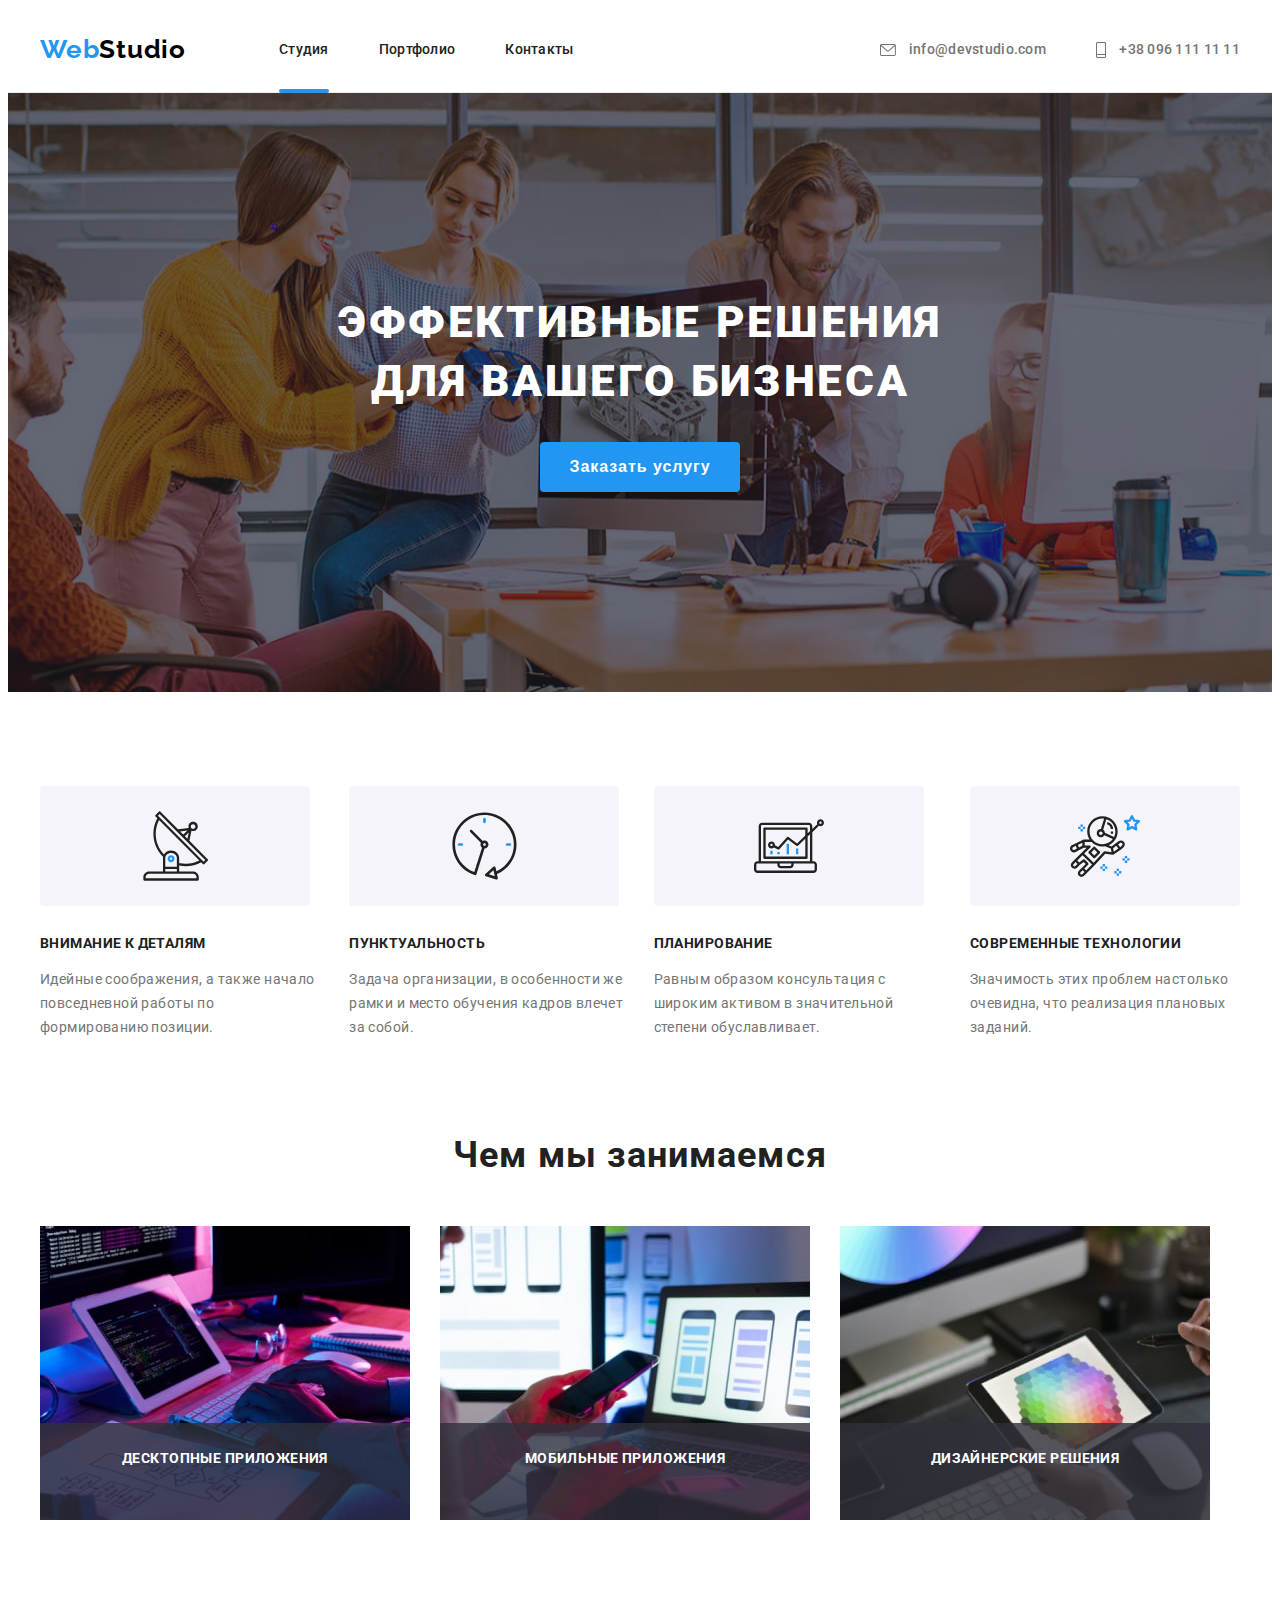
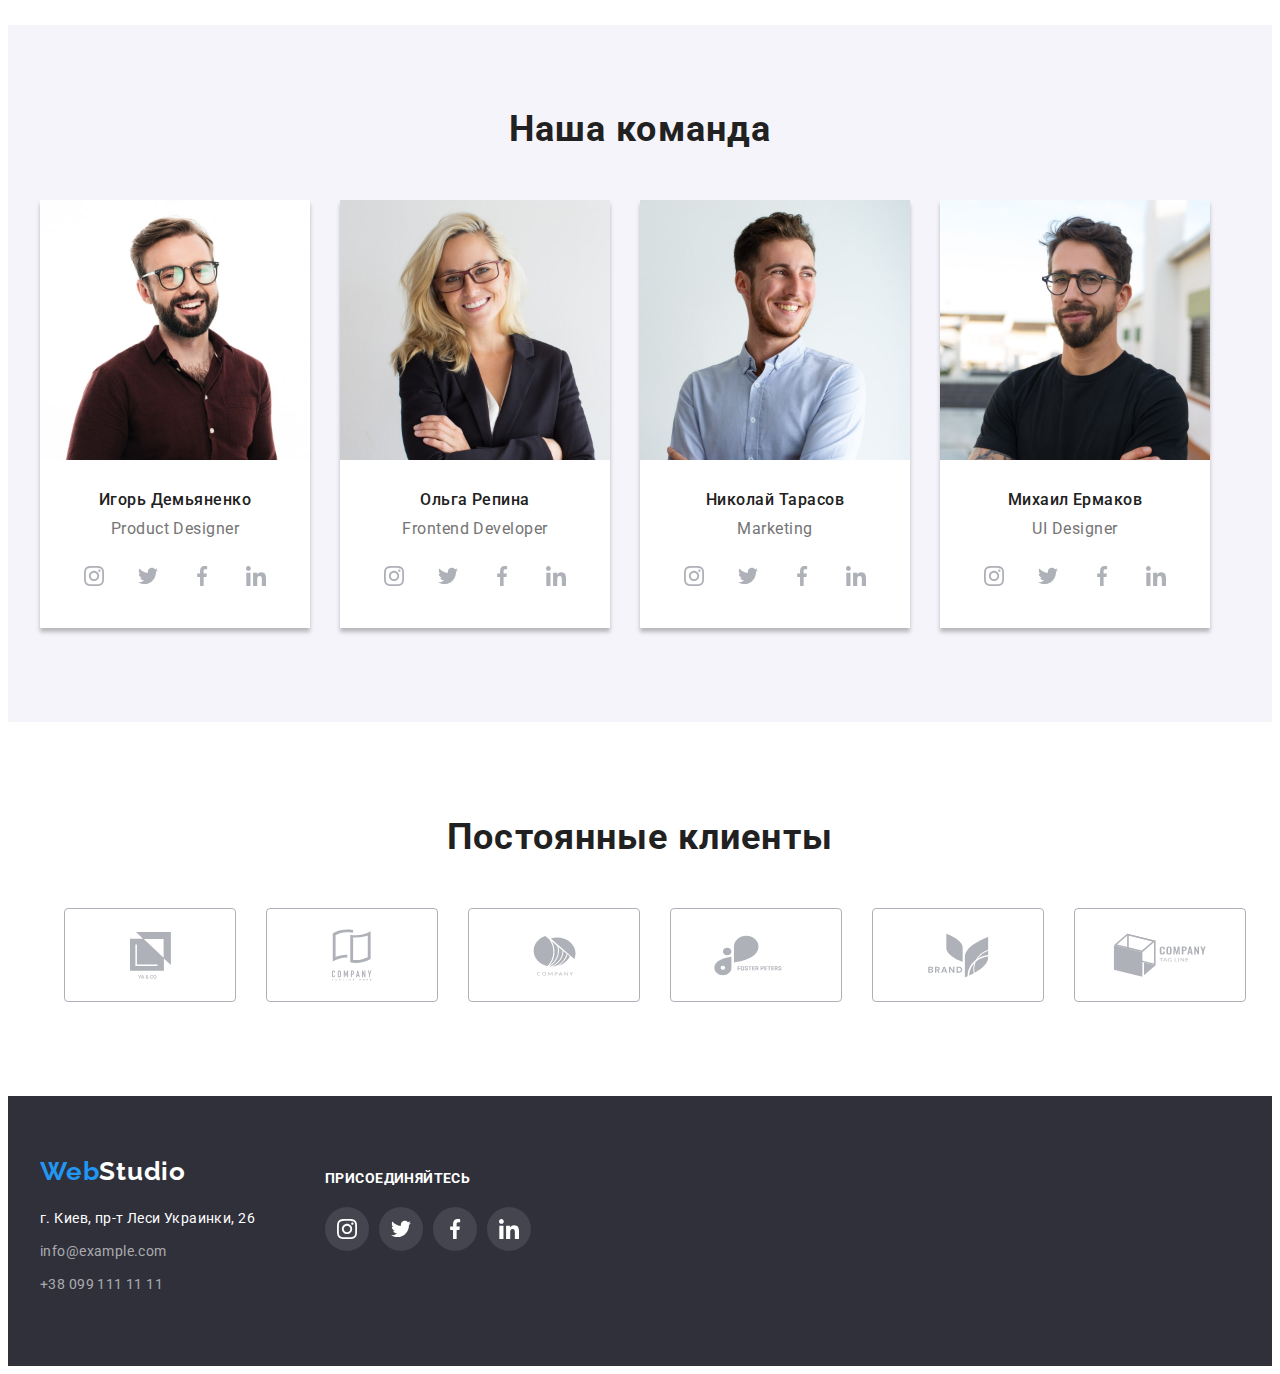
<file: index.html>
<!DOCTYPE html>
<html lang="ru">
<head>
    <meta charset="UTF-8">
    <meta http-equiv="X-UA-Compatible" content="IE=edge">
    <meta name="viewport" content="width=device-width, initial-scale=1.0">
      <title>Document</title>
    <link rel="stylesheet" href="https://cdnjs.cloudflare.com/ajax/libs/modern-normalize/1.1.0/modern-normalize.min.css"
        integrity="sha512-wpPYUAdjBVSE4KJnH1VR1HeZfpl1ub8YT/NKx4PuQ5NmX2tKuGu6U/JRp5y+Y8XG2tV+wKQpNHVUX03MfMFn9Q=="
        crossorigin="anonymous" referrerpolicy="no-referrer" />
    <link rel="preconnect" href="https://fonts.googleapis.com">
    <link rel="preconnect" href="https://fonts.gstatic.com" crossorigin>
    <link href="https://fonts.googleapis.com/css2?family=Raleway:wght@700&family=Roboto:wght@400;500;700;900&display=swap"
        rel="stylesheet">
    <link rel="stylesheet" href="https://cdnjs.cloudflare.com/ajax/libs/animate.css/4.1.1/animate.min.css" />
    <link rel="stylesheet" href="./css/styles.css" />
</head>
<body>
    <!-- Шапка сайта -->
<header class="header">
    <div class="container">
        <nav class="header-navigation">
            <a href="./index.html" class="header-logo link animate__animated animate__fadeInLeft">Web<span class="header-logo-part">Studio</span></a>
            <ul class="header-list list">
                <li class="header-item">
                    <a class="header-link link current" href="./index.html">Студия</a>
                </li>
                <li class="header-item">
                    <a class="header-link link" href="./portfolio.html">Портфолио</a>
                </li>
                <li class="header-item">
                    <a class="header-link link" href="">Контакты</a>
                </li>
            </ul>
        </nav>
        <div class="header-right link">
            <a class="header-mail link" href="mailto:info@devstudio.com">
                <svg class="header-icon" width="16" height="12">
                    <use href="./images/icons.svg#icon-envelope"></use>
                </svg>
                info@devstudio.com</a>
            <a class="header-tel link" href="tel:+380961111111">
                <svg class="header-icon" width="10" height="16">
                    <use href="./images/icons.svg#icon-tel"></use>
                </svg>
                +38 096 111 11 11</a>
        </div>
    </div>
</header>
 <!-- Герой -->
 <main>
        <section class="hero">
          <div class="container"></div>
           <h1 class="hero-title">Эффективные решения <br> для вашего бизнеса</h1>
            <button type="button" class="hero-button" data-modal-open>Заказать услугу</button>
            </div>
            </section>
<!-- Особенности -->
             <section class="peculiarities">
                <div class="container">
                 <h2 class="peculiarities-main-title visually-hidden">Наши особенности</h2>
                    <ul class="peculiarities-list list">
                        <li class="peculiarities-item">
                            <div class="peculiarities-fone-img">
                                <svg class="peculiarities-icon" width="65" height="70">socials
                                    <use href="./images/icons.svg#icon-antena"></use>
                                </svg>
                            </div>
                            <h3 class="peculiarities-secondary-title">Внимание к деталям</h3>
                            <p class="peculiarities-text">Идейные соображения, а также начало повседневной работы по формированию позиции.</p>
                        </li>
                        <li class="peculiarities-item">
                            <div class="peculiarities-fone-img">
                                <svg class="peculiarities-icon" width="67" height="70">socials
                                    <use href="./images/icons.svg#icon-clock"></use>
                                </svg>
                            </div>
                            <h3 class="peculiarities-secondary-title">Пунктуальность</h3>
                            <p class="peculiarities-text">Задача организации, в особенности же рамки и место обучения кадров влечет за собой.</p>
                        </li>
                        <li class="peculiarities-item">
                            <div class="peculiarities-fone-img">
                                <svg class="peculiarities-icon" width="70" height="70">socials
                                    <use href="./images/icons.svg#icon-diagram"></use>
                                </svg>
                            </div>
                            <h3 class="peculiarities-secondary-title">Планирование</h3>
                            <p class="peculiarities-text">Равным образом консультация с широким активом в значительной степени обуславливает.</p>
                        </li>
                        <li class="peculiarities-item">
                            <div class="peculiarities-fone-img">
                                <svg class="peculiarities-icon" width="70" height="70">socials
                                    <use href="./images/icons.svg#icon-astronaut"></use>
                                </svg>
                            </div>
                            <h3 class="peculiarities-secondary-title">Современные технологии</h3>
                            <p class="peculiarities-text">Значимость этих проблем настолько очевидна, что реализация плановых заданий.</p>
                        </li>
                    </ul>
                </div>
            </section>
        <!-- Наше направление -->
            <section class="activities">
                    <div class="container">
                        <h2 class="activities-title">Чем мы занимаемся</h2>
                        <ul class="activities-list list">
                            <li class="activities-item">
                                <div class="activities-information">
                                <a href="" class="activities-link"><img src="./images/box/box-1.jpg" alt="Человек набирает код" width="370" height="294"></a>
                                <p class="activities-link-text">Десктопные приложения</p>
                                </div>
                            </li>
                            <li class="activities-item">
                                <div class="activities-information">
                                <a href="" class="activities-link"><img src="./images/box/box-2.jpg" alt="Человек тестирует телефон" width="370" height="294"></a>
                                <p class="activities-link-text">Мобильные приложения</p>
                                </div>
                            </li>
                            <li class="activities-item">
                                <div class="activities-information">
                                <a href="" class="activities-link"><img src="./images/box/box-3.jpg" alt="Человек проверяет диаграмму на планшете" width="370" height="294"></a>
                                <p class="activities-link-text">Дизайнерские решения</p>
                                </div>
                            </li>
                        </ul>
                    </div>
            </section>
        <!-- Команда -->
                <section class="team">
                <div class="container">
                    <h2 class="team-main-title">Наша команда</h2>
                    <ul class="team-list list">
                        <li class="team-item">
                            <img src="./images/team/igor.jpg" alt="Мужчина в очках" class="team-foto" width="270" height="260">
                            <div class="team-one-text">
                                <h3 class="team-secondary-title">Игорь Демьяненко</h3>
                                <p lang="en" class="team-text">Product Designer</p>
                                <ul class="team-socials list socials-list">
                                    <li class="socials-item link">
                                        <a href="" class="socials-link" rel="noopener noreferrer nofollow" target="_blank">
                                            <svg class="socials-icon" width="20" height="20" >socials
                                                <use href="./images/icons.svg#icon-instagram" ></use>
                                            </svg>
                                        </a>
                                    </li>
                                    <li class="socials-item link">
                                        <a href="" class="socials-link" rel="noopener noreferrer nofollow" target="_blank">
                                            <svg class="socials-icon" width="20" height="20">
                                                <use href="./images/icons.svg#icon-twitter"></use>
                                            </svg>
                                        </a>
                                    </li>
                                    <li class="socials-item link">
                                        <a href="" class="socials-link" rel="noopener noreferrer nofollow" target="_blank">
                                            <svg class="socials-icon" width="20" height="20">
                                                <use href="./images/icons.svg#icon-facebook"></use>
                                            </svg>
                                        </a>
                                    </li>
                                    <li class="socials-item link ">
                                        <a href="" class="socials-link" rel="noopener noreferrer nofollow" target="_blank">
                                            <svg class="socials-icon" width="20" height="20">
                                                <use href="./images/icons.svg#icon-linkedin"></use>
                                            </svg>
                                        </a>
                                    </li>
                                </ul>
                            </div>
                        </li>
                        <li class="team-item">
                            <img src="./images/team/olga.jpg" alt="Девушка в очках" class="team-foto" width="270" height="260">
                            <div class="team-one-text">
                                <h3 class="team-secondary-title">Ольга Репина</h3>
                                <p lang="en" class="team-text">Frontend Developer</p>
                                <ul class="team-socials list socials-list">
                                    <li class="socials-item link">
                                        <a href="" class="socials-link">
                                            <svg class="socials-icon" width="20" height="20">socials
                                                <use href="./images/icons.svg#icon-instagram"></use>
                                            </svg>
                                        </a>
                                    </li>
                                    <li class="socials-item link">
                                        <a href="" class="socials-link" rel="noopener noreferrer nofollow" target="_blank">
                                            <svg class="socials-icon" width="20" height="20">
                                                <use href="./images/icons.svg#icon-twitter"></use>
                                            </svg>
                                        </a>
                                    </li>
                                    <li class="socials-item link">
                                        <a href="" class="socials-link" rel="noopener noreferrer nofollow" target="_blank">
                                            <svg class="socials-icon" width="20" height="20">
                                                <use href="./images/icons.svg#icon-facebook"></use>
                                            </svg>
                                        </a>
                                    </li>
                                    <li class="socials-item link" rel="noopener noreferrer nofollow" target="_blank">
                                        <a href="" class="socials-link">
                                            <svg class="socials-icon" width="20" height="20">
                                                <use href="./images/icons.svg#icon-linkedin"></use>
                                            </svg>
                                        </a>
                                    </li>
                                </ul>
                            </div>  
                        </li>
                        <li class="team-item">
                            <img src="./images/team/nikolay.jpg" alt="Мужчина в рубашке" class="team-foto" width="270" height="260">
                            <div class="team-one-text">
                                <h3 class="team-secondary-title">Николай Тарасов</h3>
                                <p lang="en" class="team-text">Marketing</p>
                                <ul class="team-socials list socials-list">
                                    <li class="socials-item link">
                                        <a href="" class="socials-link" rel="noopener noreferrer nofollow" target="_blank">
                                            <svg class="socials-icon" width="20" height="20">socials
                                                <use href="./images/icons.svg#icon-instagram"></use>
                                            </svg>
                                        </a>
                                    </li>
                                    <li class="socials-item link">
                                        <a href="" class="socials-link" rel="noopener noreferrer nofollow" target="_blank">
                                            <svg class="socials-icon" width="20" height="20">
                                                <use href="./images/icons.svg#icon-twitter"></use>
                                            </svg>
                                        </a>
                                    </li>
                                    <li class="socials-item link" rel="noopener noreferrer nofollow" target="_blank">
                                        <a href="" class="socials-link">
                                            <svg class="socials-icon" width="20" height="20">
                                                <use href="./images/icons.svg#icon-facebook"></use>
                                            </svg>
                                        </a>
                                    </li>
                                    <li class="socials-item link" rel="noopener noreferrer nofollow" target="_blank">
                                        <a href="" class="socials-link">
                                            <svg class="socials-icon" width="20" height="20">
                                                <use href="./images/icons.svg#icon-linkedin"></use>
                                            </svg>
                                        </a>
                                    </li>
                                </ul>
                            </div>
                        </li>
                        <li class="team-item">
                            <img src="./images/team/michael.jpg" alt="Мужчина в футболке" class="team-foto" width="270" height="260">
                            <div class="team-one-text">
                                <h3 class="team-secondary-title">Михаил Ермаков</h3>
                                <p lang="en" class="team-text">UI Designer</p>
                                <ul class="team-socials list socials-list">
                                    <li class="socials-item link">
                                        <a href="" class="socials-link" rel="noopener noreferrer nofollow" target="_blank">
                                            <svg class="socials-icon" width="20" height="20">socials
                                                <use href="./images/icons.svg#icon-instagram"></use>
                                            </svg>
                                        </a>
                                    </li>
                                    <li class="socials-item link">
                                        <a href="" class="socials-link" rel="noopener noreferrer nofollow" target="_blank">
                                            <svg class="socials-icon" width="20" height="20">
                                                <use href="./images/icons.svg#icon-twitter"></use>
                                            </svg>
                                        </a>
                                    </li>
                                    <li class="socials-item link">
                                        <a href="" class="socials-link" rel="noopener noreferrer nofollow" target="_blank">
                                            <svg class="socials-icon" width="20" height="20">
                                                <use href="./images/icons.svg#icon-facebook"></use>
                                            </svg>
                                        </a>
                                    </li>
                                    <li class="socials-item link">
                                        <a href="" class="socials-link" rel="noopener noreferrer nofollow" target="_blank">
                                            <svg class="socials-icon" width="20" height="20">
                                                <use href="./images/icons.svg#icon-linkedin"></use>
                                            </svg>
                                        </a>
                                    </li>
                                </ul>
                            </div>
                        </li>
                    </ul>
                </div>
            </section>
        <!-- Наши клиенты -->
        <section class="client">
            <div class="container">
                <h2 class="client-main-title">Постоянные клиенты</h2>
                <ul class="client-list list client-list">
                    <li class="client-item link">
                    <a href="" class="client-link">
                        <svg class="client-logo" width="41" height="47">
                            <use href="./images/icons.svg#icon-ya" ></use>
                        </svg>
                    </a>
                    </li>
                    <li class="client-item link">
                        <a href="" class="client-link">
                            <svg class="client-logo" width="40" height="52">
                                <use href="./images/icons.svg#icon-company-tagline"></use>
                            </svg>
                        </a>
                    </li>
                    <li class="client-item link">
                        <a href="" class="client-link">
                            <svg class="client-logo" width="43" height="41">
                                <use href="./images/icons.svg#icon-company"></use>
                            </svg>
                        </a>
                    </li>
                    <li class="client-item link">
                        <a href="" class="client-link">
                            <svg class="client-logo" width="84" height="41">
                                <use href="./images/icons.svg#icon-foster-peters"></use>
                            </svg>
                        </a>
                    </li>
                    <li class="client-item link">
                        <a href="" class="client-link">
                            <svg class="client-logo" width="63" height="45">
                                <use href="./images/icons.svg#icon-brand"></use>
                            </svg>
                        </a>
                    </li>
                    <li class="client-item link">
                        <a href="" class="client-link">
                            <svg class="client-logo" width="94" height="44">
                                <use href="./images/icons.svg#icon-company-tag"></use>
                            </svg>
                        </a>
                    </li>
                </ul>
            </div>
        </section>
     </main>
<!-- Контакты -->
    <footer class="footer">
        <div class="container">
            <div class="footer-information">
            <div class="footer-address">
        <a href="./index.html" class="footer-logo link">Web<span class="footer-logo-part">Studio</span></a>
        <address class="contact-address">
            <ul class="contact-address-list list">
                <li class="contact-address-item">
                    <a href="" class="contact-address-map link">г. Киев, пр-т Леси Украинки, 26</a>
                </li>
                <li class="contact-address-item">
                    <a href="mailto:info@example.com" class="contact-address-mail link">info@example.com</a> 
                </li>
                <li class="contact-address-item">
                    <a href="tel:+380991111111" class="contact-address-tel link">+38 099 111 11 11</a>
                </li>
            </ul>
            </div>
        </address>
        <div class="footer-title-icon">
        <h3 class="footer-title">присоединяйтесь</h3>
        <ul class="footer-socials list footer-socials-list">
            <li class="footer-socials-item link">
                <a href="" class="footer-socials-link" rel="noopener noreferrer nofollow" target="_blank">
                    <svg class="footer-socials-icon" width="20" height="20">socials
                        <use href="./images/icons.svg#icon-instagram"></use>
                    </svg>
                </a>
            </li>
            <li class="footer-socials-item link">
                <a href="" class="footer-socials-link" rel="noopener noreferrer nofollow" target="_blank">
                    <svg class="footer-socials-icon" width="20" height="20">
                        <use href="./images/icons.svg#icon-twitter"></use>
                    </svg>
                </a>
            </li>
            <li class="footer-socials-item link">
                <a href="" class="footer-socials-link" rel="noopener noreferrer nofollow" target="_blank">
                    <svg class="footer-socials-icon" width="20" height="20">
                        <use href="./images/icons.svg#icon-facebook"></use>
                    </svg>
                </a>
            </li>
            <li class="footer-socials-item link" rel="noopener noreferrer nofollow" target="_blank">
                <a href="" class="footer-socials-link">
                    <svg class="footer-socials-icon" width="20" height="20">
                        <use href="./images/icons.svg#icon-linkedin"></use>
                    </svg>
                </a>
            </li>
        </ul>
        </div>
        </div>
        </div>
    </footer>
    <div class="backdrop is-hidden" data-modal>
     <div class="modal">
         <button type="button" class="close-btn" data-modal-close>
        <svg class="" width="11" height="11">
            <use href="./images/icons.svg#icon-cross"></use>
            </svg>
         </button>
     </div>
    </div>

    <script src="./js/modal.js"></script>
</body>
</html>
</file>
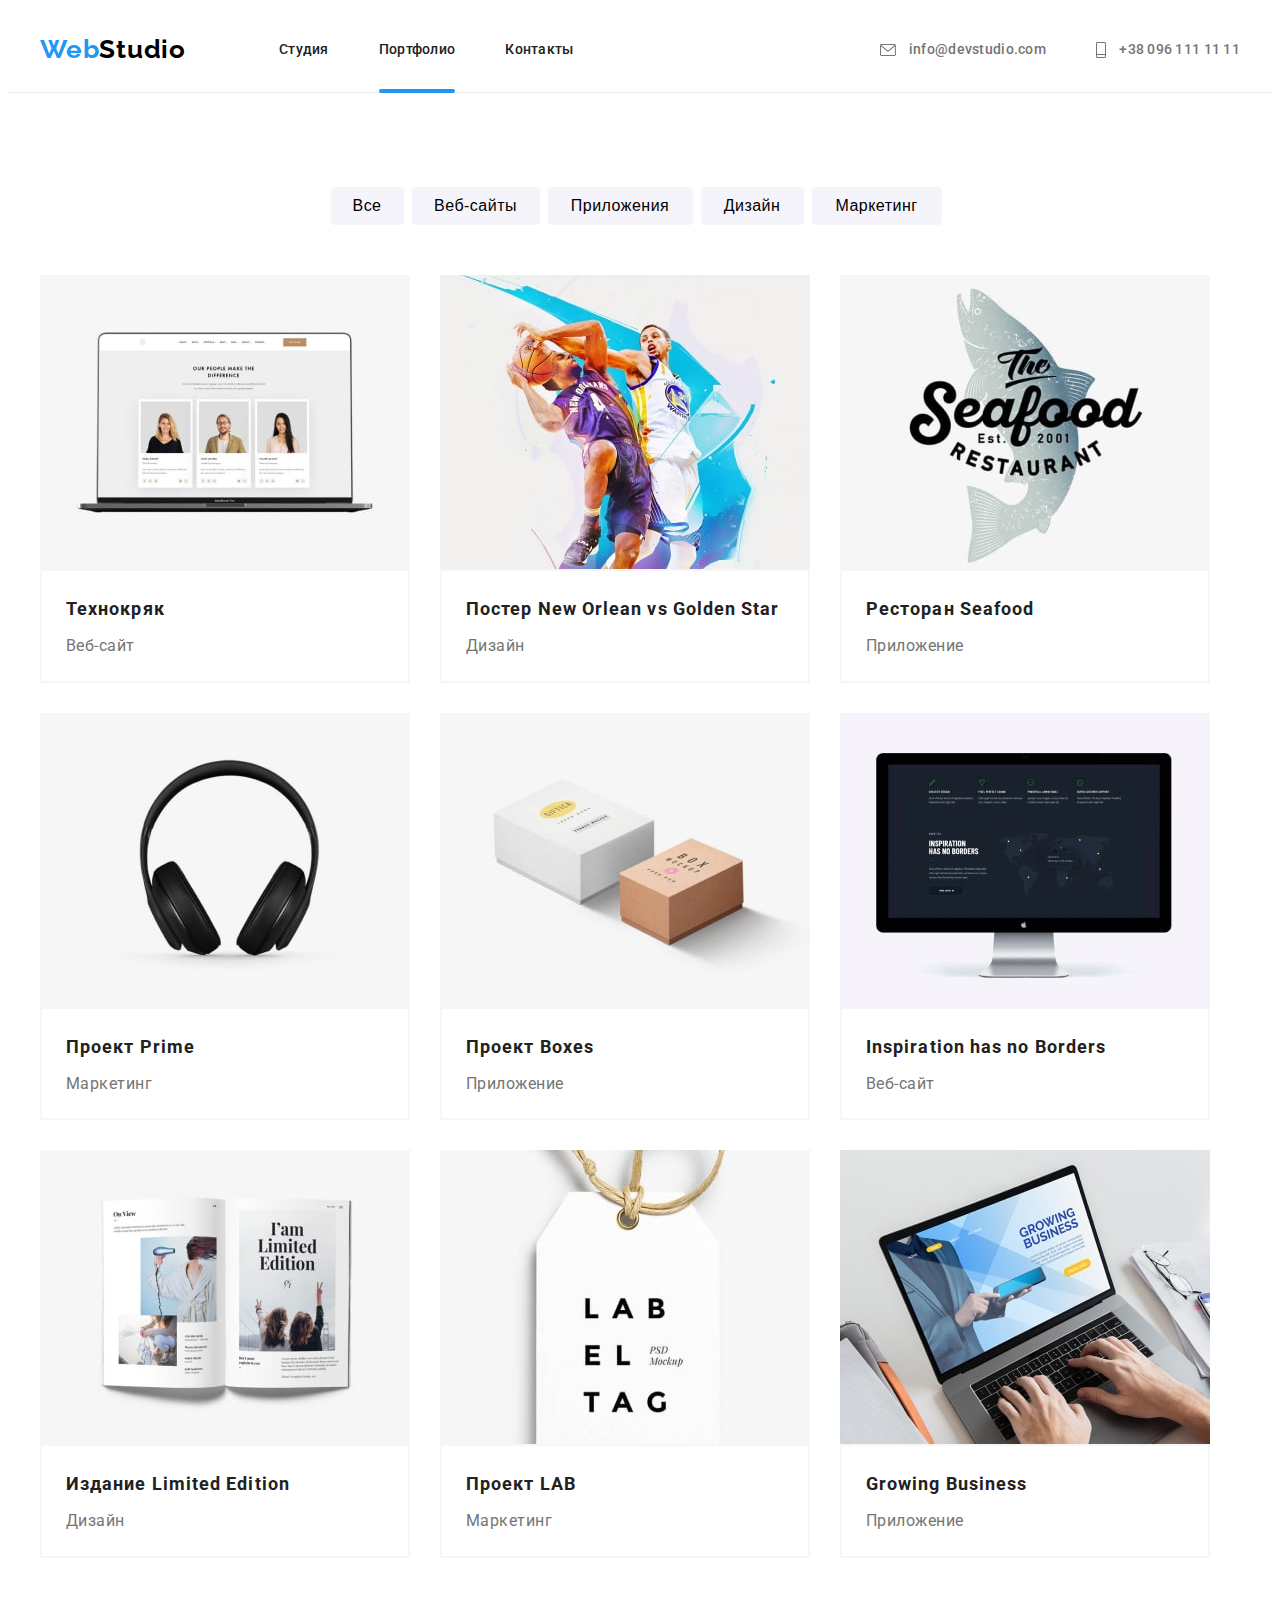
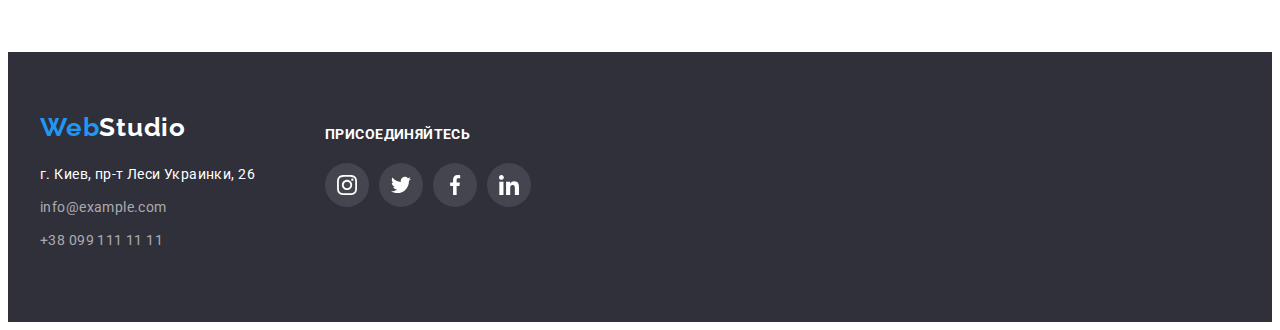
<file: portfolio.html>
<!DOCTYPE html>
<html lang="ru">

<head>
    <meta charset="UTF-8">
    <meta http-equiv="X-UA-Compatible" content="IE=edge">
    <meta name="viewport" content="width=device-width, initial-scale=1.0">
    <title>Document</title>
    <link rel="stylesheet" href="https://cdnjs.cloudflare.com/ajax/libs/modern-normalize/1.1.0/modern-normalize.min.css"
        integrity="sha512-wpPYUAdjBVSE4KJnH1VR1HeZfpl1ub8YT/NKx4PuQ5NmX2tKuGu6U/JRp5y+Y8XG2tV+wKQpNHVUX03MfMFn9Q=="
        crossorigin="anonymous" referrerpolicy="no-referrer" />
    <link rel="preconnect" href="https://fonts.googleapis.com">
    <link rel="preconnect" href="https://fonts.gstatic.com" crossorigin>
    <link
        href="https://fonts.googleapis.com/css2?family=Raleway:wght@700&family=Roboto:wght@400;500;700;900&display=swap"
        rel="stylesheet">
    <link rel="stylesheet" href="https://cdnjs.cloudflare.com/ajax/libs/animate.css/4.1.1/animate.min.css" />
    <link rel="stylesheet" href="./css/styles.css" />
</head>

<body>
    <!-- Шапка сайта -->
    <header class="header">
        <div class="container">
            <nav class="header-navigation">
                <a href="./index.html" class="header-logo link animate__animated animate__fadeInLeft">Web<span
                        class="header-logo-part">Studio</span></a>
                <ul class="header-list list">
                    <li class="header-item">
                        <a class="header-link link" href="./index.html">Студия</a>
                    </li>
                    <li class="header-item current">
                        <a class="header-link link" href="./portfolio.html">Портфолио</a>
                    </li>
                    <li class="header-item">
                        <a class="header-link link" href="">Контакты</a>
                    </li>
                </ul>
            </nav>
            <div class="header-right link">
                <a class="header-mail link" href="mailto:info@devstudio.com">
                    <svg class="header-icon" width="16" height="12">
                        <use href="./images/icons.svg#icon-envelope"></use>
                    </svg>
                    info@devstudio.com</a>
                <a class="header-tel link" href="tel:+380961111111">
                    <svg class="header-icon" width="10" height="16">
                        <use href="./images/icons.svg#icon-tel"></use>
                    </svg>
                    +38 096 111 11 11</a>
            </div>
        </div>
    </header>
    <!-- Кнопки фильтров -->
    <main>
         <section class="projects">
            <div class="container">
                <h1 class="button-projects-title visually-hidden">Наши проекты</h1>
                <ul class="button-projects-list list">
                    <li><button type="button" class="button-projects-btn button-all">Все</button></li>
                    <li><button type="button" class="button-projects-btn button-web">Веб-сайты</button></li>
                    <li><button type="button" class="button-projects-btn button-app">Приложения</button></li>
                    <li><button type="button" class="button-projects-btn button-dis">Дизайн</button></li>
                    <li><button type="button" class="button-projects-btn button-mark">Маркетинг</button></li>
                </ul>
                <ul class="projects-list list">
                        <li class="projects-item">
                            <div class="card-overlay">
                            <a href="" class="projects-link link"><img src="./images/portfolio/computer.jpg" alt="Фото людей на экране" class="projects-foto" width="370" height="294">
                            <p class="overlay">Технокряк это современная площадка распространения коронавируса. Компании используют эту платформу для цифрового
                            шпионажа и атак на защищённые сервера конкурентов.</p>   
                            </div>
                            <div class="projects-card">
                            <h2 class="projects-title">Технокряк</h2>
                            <p class="projects-text">Веб-сайт</p>
                            </div>
                            </a>
                        </li>
                        <li class="projects-item">
                            <div class="card-overlay">
                            <a href=""class="projects-link link"><img src="./images/portfolio/orlean.jpg" alt="Спортсмены играют в баскетбол" class="projects-foto" width="370"
                            height="294">
                            <p class="overlay">Технокряк это современная площадка распространения коронавируса. Компании используют эту платформу
                                для цифрового
                                шпионажа и атак на защищённые сервера конкурентов.</p>
                            </div>
                            <div class="projects-card">
                            <h2 class="projects-title">Постер <span lang="en">New Orlean vs Golden Star</span></h2>
                            <p class="projects-text">Дизайн</p>
                            </div>
                            </a>
                        </li>
                        <li class="projects-item">
                            <div class="card-overlay">
                            <a href="" class="projects-link link"><img src="./images/portfolio/seafood.jpg" alt="Постер с названием" class="projects-foto" width="370" height="294"> 
                            <p class="overlay">Технокряк это современная площадка распространения коронавируса. Компании используют эту платформу
                                для цифрового
                                шпионажа и атак на защищённые сервера конкурентов.</p>
                            </div>
                            <div class="projects-card">
                            <h2 class="projects-title">Ресторан <span lang="en">Seafood</span></h2>
                            <p class="projects-text">Приложение</p>
                            </div>
                            </a>
                        </li>
                        <li class="projects-item">
                            <div class="card-overlay">
                            <a href="" class="projects-link link"><img src="./images/portfolio/prime.jpg" alt="Наушники" class="projects-foto" width="370" height="294"> 
                            <p class="overlay">Технокряк это современная площадка распространения коронавируса. Компании используют эту платформу
                                  для цифрового
                                  шпионажа и атак на защищённые сервера конкурентов.</p>
                             </div>
                            <div class="projects-card">
                            <h2 class="projects-title">Проект <span lang="en">Prime</span></h2>
                            <p class="projects-text">Маркетинг</p>
                            </div>
                            </a>
                        </li>
                        <li class="projects-item">
                            <div class="card-overlay">
                            <a href="" class="projects-link link"><img src="./images/portfolio/box.jpg" alt="Картонные коробки" class="projects-foto" width="370" height="294"> 
                             <p class="overlay">Технокряк это современная площадка распространения коронавируса. Компании используют эту платформу
                                    для цифрового
                                    шпионажа и атак на защищённые сервера конкурентов.</p>
                            </div>
                            <div class="projects-card">
                            <h2 class="projects-title">Проект <span lang="en">Boxes</span></h2>
                            <p class="projects-text">Приложение</p>
                            </a>
                            </div>
                        </li>
                        <li class="projects-item">
                            <div class="card-overlay">
                            <a href="" class="projects-link link"><img src="./images/portfolio/borders.jpg" alt="" width="370" class="projects-foto" height="294"> 
                            <p class="overlay">Технокряк это современная площадка распространения коронавируса. Компании используют эту платформу
                                для цифрового
                                шпионажа и атак на защищённые сервера конкурентов.</p>
                            </div>
                            <div class="projects-card">
                            <h2 lang="en" class="projects-title">Inspiration has no Borders</h2>
                            <p class="projects-text">Веб-сайт</p>
                            </div>
                            </a>
                        </li>
                        <li class="projects-item">
                            <div class="card-overlay">
                            <a href="" class="projects-link link"><img src="./images/portfolio/dis.jpg" alt="Женнский журнал" class="projects-foto" width="370" height="294">  
                            <p class="overlay">Технокряк это современная площадка распространения коронавируса. Компании используют эту платформу
                                для цифрового
                                шпионажа и атак на защищённые сервера конкурентов.</p>
                            </div>
                            <div class="projects-card">
                            <h2 class="projects-title">Издание <span lang="en">Limited Edition</span></h2>
                            <p class="projects-text">Дизайн</p>
                            </div>
                            </a>
                        </li>
                        <li class="projects-item">
                            <div class="card-overlay">
                            <a href="" class="projects-link link"><img src="./images/portfolio/lab.jpg" alt="Бирка на веревке" class="projects-foto" width="370" height="294"> 
                            <p class="overlay">Технокряк это современная площадка распространения коронавируса. Компании используют эту платформу
                                для цифрового
                                шпионажа и атак на защищённые сервера конкурентов.</p>
                            </div>
                            <div class="projects-card">
                            <h2 class="projects-title">Проект <span lang="en">LAB</span></h2>
                            <p class="projects-text">Маркетинг</p>
                            </div>
                            </a>
                        </li>
                        <li class="projects-item">
                            <div class="card-overlay">
                            <a href="" class="projects-link link"><img src="./images/portfolio/growing.jpg" alt="Человек печатает на ноутбуке" class="projects-foto" width="370"
                            height="294">  
                            <p class="overlay">Технокряк это современная площадка распространения коронавируса. Компании используют эту платформу
                                для цифрового
                                шпионажа и атак на защищённые сервера конкурентов.</p>
                            </div>
                            <div class="projects-card">
                            <h2 lang="en" class="projects-title">Growing Business</h2>
                            <p class="projects-text">Приложение</p>
                            </div>
                            </a>
                        </li>
                    </ul>
                    </div>
                </section>
               </main>
        <!-- Контакты -->
        <footer class="footer">
            <div class="container">
                <div class="footer-information">
                    <div class="footer-address">
                        <a href="./index.html" class="footer-logo link">Web<span class="footer-logo-part">Studio</span></a>
                        <address class="contact-address">
                            <ul class="contact-address-list list">
                                <li class="contact-address-item">
                                    <a href="" class="contact-address-map link">г. Киев, пр-т Леси Украинки, 26</a>
                                </li>
                                <li class="contact-address-item">
                                    <a href="mailto:info@example.com" class="contact-address-mail link">info@example.com</a>
                                </li>
                                <li class="contact-address-item">
                                    <a href="tel:+380991111111" class="contact-address-tel link">+38 099 111 11 11</a>
                                </li>
                            </ul>
                    </div>
                    </address>
                    <div class="footer-title-icon">
                        <h3 class="footer-title">присоединяйтесь</h3>
                        <ul class="footer-socials list footer-socials-list">
                            <li class="footer-socials-item link">
                                <a href="" class="footer-socials-link">
                                    <svg class="footer-socials-icon" width="20" height="20">socials
                                        <use href="./images/icons.svg#icon-instagram"></use>
                                    </svg>
                                </a>
                            </li>
                            <li class="footer-socials-item link">
                                <a href="" class="footer-socials-link">
                                    <svg class="footer-socials-icon" width="20" height="20">
                                        <use href="./images/icons.svg#icon-twitter"></use>
                                    </svg>
                                </a>
                            </li>
                            <li class="footer-socials-item link">
                                <a href="" class="footer-socials-link">
                                    <svg class="footer-socials-icon" width="20" height="20">
                                        <use href="./images/icons.svg#icon-facebook"></use>
                                    </svg>
                                </a>
                            </li>
                            <li class="footer-socials-item link">
                                <a href="" class="footer-socials-link">
                                    <svg class="footer-socials-icon" width="20" height="20">
                                        <use href="./images/icons.svg#icon-linkedin"></use>
                                    </svg>
                                </a>
                            </li>
                        </ul>
                    </div>
                </div>
            </div>
        </footer>
      </body>
        </html>
</file>
<file: css/styles.css>
:root {
  --main-title-color: #212121;
  --secondary-title-color: #ffffff;
  --main-text-color: #757575;
  --accent-color: #2196f3;
}
body {
  font-family: "Roboto", sans-serif;
}

p,
h1,
h2,
h3,
h4,
h5,
h6 {
  margin-top: 0;
  margin-bottom: 0;
}

ul {
  margin-top: 0;
  margin-bottom: 0;
  padding-left: 0;
}
img {
  display: block;
}
.container {
  width: 1200px;
  padding-left: 15px;
  padding-right: 15px;
  margin: 0 auto;
}

.visually-hidden {
  position: absolute;
  width: 1px;
  height: 1px;
  margin: -1px;
  padding: 0;
  overflow: hidden;
  border: 0;
  clip: rect(0 0 0 0);
}
.list {
  list-style: none;
}
.link {
  text-decoration: none;
}
/* --------------HEADER------------------- */
.header {
  /* border: 2px dashed #2196f3; */
  /* border: 2px solid #f6f6f6; */
  border-bottom: 1px solid #ececec;
}
.header .container {
  display: flex;
  align-items: center;
}

.header-navigation {
  display: flex;
  align-items: center;
}

.header-logo {
  display: block;
  font-family: Raleway;
  font-style: normal;
  font-weight: bold;
  font-size: 26px;
  line-height: 1.19;
  letter-spacing: 0.03em;
  color: #2196f3;
  margin-right: 93px;
  padding-top: 24px;
  padding-bottom: 25px;
}

.header-logo-part {
  color: #000000;
}

.header-list {
  display: flex;
}

.current {
  position: relative;
}
.current::after {
  content: "";
  width: 100%;
  height: 4px;
  border-radius: 2px;
  background-color: #2196f3;
  display: block;
  position: absolute;
  bottom: -3px;
  left: 0;
}

.header-item:not(:last-child) {
  margin-right: 50px;
}
.header-mail,
.header-tel {
  display: flex;
  fill: currentColor;
  /* vertical-align: middle; */
}
.header-icon {
  margin-right: 10px;
  vertical-align: middle;
}
.header-link {
  display: block;
  font-weight: 500;
  font-size: 14px;
  line-height: 1.14;
  letter-spacing: 0.02em;
  color: #212121;
  padding-top: 32px;
  padding-bottom: 32px;
  transition: color 250ms cubic-bezier(0.4, 0, 0.2, 1);
}
.header-link:hover,
.header-link:focus {
  color: var(--accent-color);
}
.header-right {
  margin-left: auto;
  display: flex;
}
.header-mail {
  display: block;
  font-weight: 500;
  font-size: 14px;
  line-height: 1.4;
  letter-spacing: 0.02em;
  padding-top: 32px;
  padding-bottom: 32px;
  color: #757575;
  margin-right: 50px;
  transition: color 250ms cubic-bezier(0.4, 0, 0.2, 1);
}
.header-mail:hover,
.header-mail:focus {
  color: var(--accent-color);
}

.header-tel {
  display: block;
  font-weight: 500;
  font-size: 14px;
  line-height: 1.4;
  letter-spacing: 0.02em;
  padding-top: 32px;
  padding-bottom: 32px;
  color: #757575;
  transition: color 250ms cubic-bezier(0.4, 0, 0.2, 1);
}
.header-tel:hover,
.header-tel:focus {
  color: var(--accent-color);
}
/* ----------------HERO---------------- */
.hero {
  /* border: 2px dashed #2196f3; */
  padding-top: 200px;
  padding-bottom: 200px;
  background-image: linear-gradient(
      rgba(47, 48, 58, 0.4),
      rgba(47, 48, 58, 0.4)
    ),
    url(../images/header.jpg);
  background-repeat: no-repeat;
  background-position: center;
  /* background-size: cover; */
  background-size: 1600px;
}
.hero-title {
  font-weight: 900;
  font-size: 44px;
  line-height: 1.36;
  text-align: center;
  letter-spacing: 0.06em;
  text-transform: uppercase;
  color: var(--secondary-title-color);
  padding-bottom: 30px;
}
.hero-button {
  font-weight: 700;
  font-size: 16px;
  line-height: 1.87;
  display: flex;
  justify-content: center;
  align-items: center;
  text-align: center;
  letter-spacing: 0.06em;
  color: #ffffff;
  background-color: #2196f3;
  margin: 0px auto;
  width: 200px;
  height: 50px;
  left: 700px;
  top: 430px;
  box-shadow: 0px 4px 4px rgba(0, 0, 0, 0.15);
  border-radius: 4px;
  padding: 0;
  border: none;
  /* position: relative;
  left: 50%;
  transform: translate(-50%, 0); */
}

/* --------------PECULIARITIES---------------- */
.peculiarities {
  padding-top: 94px;
  padding-bottom: 94px;
}
.peculiarities-item:not(:last-child) {
  margin-right: 30px;
}

.peculiarities-list {
  display: flex;
}
.peculiarities-fone-img {
  width: 270px;
  height: 120px;
  display: flex;
  align-items: center;
  justify-content: center;
  border-radius: 4px;
  background-color: #f5f4fa;
  margin-bottom: 30px;
}
.peculiarities-secondary-title {
  font-weight: 700;
  font-size: 14px;
  line-height: 1.14;
  letter-spacing: 0.03em;
  text-transform: uppercase;
  color: var(--main-title-color);
  margin-bottom: 16px;
}
.peculiarities-text {
  font-size: 14px;
  line-height: 1.71;
  letter-spacing: 0.03em;
  color: var(--main-text-color);
}
/* ----------------TEAM------------------- */
.team {
  padding-bottom: 94px;
  border-color: #f5f4fa;
  /* border: 2px dashed #2196f3; */
  padding-top: 83px;
  padding-bottom: 94px;
}
.activities-title,
.team-main-title,
.client-main-title {
  font-weight: 700;
  font-size: 36px;
  line-height: 1.17;
  text-align: center;
  letter-spacing: 0.03em;
  color: var(--main-title-color);
}
.activities {
  padding-bottom: 105px;
}
.activities-information {
  position: relative;
}
.activities-link-text {
  position: absolute;
  width: 100%;
  height: 70px;
  background-color: rgba(47, 48, 58, 0.8);
  color: var(--secondary-title-color);
  font-weight: 700;
  font-size: 14px;
  line-height: calc(16 / 14);
  text-align: center;
  letter-spacing: 0.03em;
  text-transform: uppercase;
  bottom: 0;
  left: 0;
  padding-top: 27px;
}

.activities-item:not(:last-child) {
  margin-right: 30px;
}
.activities-title {
  margin-bottom: 50px;
}
.activities-list {
  display: flex;
}
.team-main-title {
  margin-bottom: 50px;
}

.team {
  background-color: #f5f4fa;
}
.team-one-text {
  width: 270px;
  padding-top: 30px;
  padding-bottom: 30px;
  background-color: #ffffff;
}
.team-list {
  display: flex;
  margin-left: -30px;
  flex-wrap: wrap;
}
.team-item {
  flex-basis: calc(100% / 4- 30px);
  margin-left: 30px;

  box-shadow: 0px 4px 4px rgba(0, 0, 0, 0.25);
}

.team-secondary-title {
  font-weight: 500;
  font-size: 16px;
  line-height: 1.19;
  text-align: center;
  letter-spacing: 0.03em;
  color: var(--main-title-color);
}

.team-secondary-title {
  padding-bottom: 10px;
}
.team-text {
  font-size: 16px;
  line-height: 1.19;
  text-align: center;
  letter-spacing: 0.03em;
  color: var(--main-text-color);
  margin-bottom: 16px;
}
.socials-list {
  display: flex;
  justify-content: center;
}
.socials-link {
  width: 100%;
  height: 100%;
  display: flex;
  align-items: center;
  justify-content: center;
  border-radius: 50%;
  background-color: #ffffff;
  transition: background-color 250ms cubic-bezier(0.4, 0, 0.2, 1),
    fill 250ms cubic-bezier(0.4, 0, 0.2, 1);
}
.socials-link:hover,
.socials-link:focus {
  background-color: var(--accent-color);
}
.socials-link:hover .socials-icon,
.socials-link:focus .socials-icon {
  fill: #ffffff;
}
.socials-item:not(:last-child) {
  margin-right: 10px;
}
.socials-item {
  width: 44px;
  height: 44px;
}
.socials-icon {
  fill: #afb1b8;
}

/* ----------------CLIENT-------------- */
.client {
  padding-top: 94px;
  padding-bottom: 94px;
}
.client-main-title {
  margin-bottom: 50px;
}
.client-list {
  display: flex;
  justify-content: center;
}
.client-link {
  width: 100%;
  height: 100%;
  display: flex;
  align-items: center;
  justify-content: center;
  border: 1px solid #afb1b8;
  border-radius: 4px;
  background-color: #ffffff;
  transition: border 250ms cubic-bezier(0.4, 0, 0.2, 1),
    fill 250ms cubic-bezier(0.4, 0, 0.2, 1);
}
.client-link:hover,
.client-link:focus {
  border: 1px solid var(--accent-color);
}
.client-link:hover .client-logo,
.client-link:focus .client-logo {
  fill: var(--accent-color);
}
.team-list {
  display: flex;
  margin-left: -30px;
  flex-wrap: wrap;
  align-items: center;
}
.client-link {
  flex-basis: calc(100% / 6 - 30px);
  margin-left: 30px;
  background-color: #ffffff;
  width: 170px;
  height: 92px;
}

.client-logo {
  fill: #afb1b8;
}

/* ----------------FOOTER-------------- */
.footer-logo {
  font-family: Raleway;
  font-style: normal;
  font-weight: bold;
  font-size: 26px;
  line-height: 1.19;
  letter-spacing: 0.03em;
  color: #2196f3;
}
.footer-logo-part {
  color: #ffffff;
}
.contact-address-item {
  margin-bottom: 9px;
}
.contact-address {
  margin-top: 20px;
}
.contact-address-map {
  font-size: 14px;
  line-height: 1.71;
  letter-spacing: 0.03em;
  color: #ffffff;
  font-style: normal;
}
.contact-address-mail,
.contact-address-tel {
  font-size: 14px;
  line-height: 1.71;
  letter-spacing: 0.03em;
  color: rgba(255, 255, 255, 0.6);
  font-style: normal;
}
.footer {
  background-color: #2f303a;
  padding-top: 60px;
  padding-bottom: 60px;
}
.footer-information {
  display: flex;
}
.footer-socials-list {
  display: flex;
}
.footer-socials-link {
  width: 100%;
  height: 100%;
  display: flex;
  align-items: center;
  justify-content: center;
  border-radius: 50%;
  background-color: rgba(255, 255, 255, 0.1);
  transition: background-color 250ms cubic-bezier(0.4, 0, 0.2, 1);
}
.footer-socials-link:hover,
.footer-socials-link:focus {
  background-color: var(--accent-color);
}

.footer-socials-icon {
  fill: #ffffff;
}
.footer-socials-item {
  width: 44px;
  height: 44px;
}

.footer-socials-item:not(:last-child) {
  margin-right: 10px;
}
.footer-address {
  margin-right: 70px;
}
.footer-title {
  margin-bottom: 20px;
  color: #ffffff;
  font-weight: 700;
  font-size: 14px;
  line-height: 1.14;
  letter-spacing: 0.03em;
  text-transform: uppercase;
  margin-top: 15px;
}
/* -------------FILTR-------------------- */
.button-projects-list {
  display: flex;
  align-items: center;
  justify-content: center;
  margin-bottom: 50px;
}

.button-projects-btn {
  font-weight: 500;
  font-size: 16px;
  line-height: 1.62;
  text-align: center;
  letter-spacing: 0.03em;
  background-color: #f5f4fa;
  height: 38px;
  border-radius: 4px;
  margin-right: 8px;
  padding: 0;
  border: none;
  transition: box-shadow 250ms cubic-bezier(0.4, 0, 0.2, 1),
    background-color 250ms cubic-bezier(0.4, 0, 0.2, 1),
    color 250ms cubic-bezier(0.4, 0, 0.2, 1);
}
.button-all {
  width: 73px;
  height: 38px;
}
.button-web {
  width: 128px;
  height: 38px;
}
.button-app {
  width: 145px;
  height: 38px;
}
.button-dis {
  width: 103px;
  height: 38px;
}
.button-mark {
  width: 130px;
  height: 38px;
}
.button-projects-btn:hover,
.button-projects-btn:focus {
  background-color: var(--accent-color);
  color: #ffffff;
  box-shadow: 0px 4px 4px rgba(0, 0, 0, 0.25);
}

/* ------------------PROJECTS------------- */

.projects-list {
  display: flex;
  flex-wrap: wrap;
  flex-basis: calc(100% / 3 - 30px);
  margin-right: -30px;
  margin-bottom: -30px;
}
.projects-item {
  margin-right: 30px;
  margin-bottom: 30px;
  transition: box-shadow 250ms cubic-bezier(0.4, 0, 0.2, 1);
}
.projects-item:hover {
  box-shadow: 0px 4px 4px rgba(0, 0, 0, 0.25);
}

.projects-card {
  padding: 20px 24px;
  border: 2px solid #f6f6f6;
}
.projects-title {
  font-weight: 700;
  font-size: 18px;
  line-height: 2;
  letter-spacing: 0.06em;
  color: var(--main-title-color);
  margin-bottom: 4px;
}
.projects-text {
  font-size: 16px;
  line-height: 1.87;
  letter-spacing: 0.03em;
  color: var(--main-text-color);
}
.projects {
  padding-top: 94px;
  padding-bottom: 94px;
}
.projects-link {
  display: block;
}

.card-overlay {
  position: relative;
  overflow: hidden;
}
.overlay {
  position: absolute;
  top: 0;
  left: 0;
  width: 100%;
  height: 100%;
  background-color: rgba(33, 150, 243, 0.9);
  color: var(--secondary-title-color);
  padding: 62px 24px;
  overflow: auto;
  font-size: 18px;
  line-height: 1.55;
  letter-spacing: 0.03em;
  font-style: normal;

  transform: translateY(100%);
  transition: transform 250ms cubic-bezier(0.4, 0, 0.2, 1);
}
.projects-item:hover .overlay,
.projects-link:focus .overlay {
  transform: translateY(0%);
}

/* ------------------MODAL WINDOW------------- */
.backdrop {
  position: fixed;
  top: 0;
  left: 0;
  width: 100vw;
  height: 100vh;
  background-color: rgba(0, 0, 0, 0.2);
  transition: opacity 250ms cubic-bezier(0.4, 0, 0.2, 1),
    visibility 250ms cubic-bezier(0.4, 0, 0.2, 1);
}
.modal {
  position: absolute;
  left: 50%;
  top: 50%;
  width: 528px;
  height: 581px;
  background-color: #ffffff;
  transform: translate(-50%, -50%);
}
.close-btn {
  position: absolute;
  top: 8px;
  right: 8px;
  width: 30px;
  height: 30px;
  border-radius: 50%;
  border: 1px solid rgba(0, 0, 0, 0.1);
  background-color: #ffffff;
  padding: 0;
}

.is-hidden {
  opacity: 0;
  visibility: hidden;
  pointer-events: none;
}
</file>
